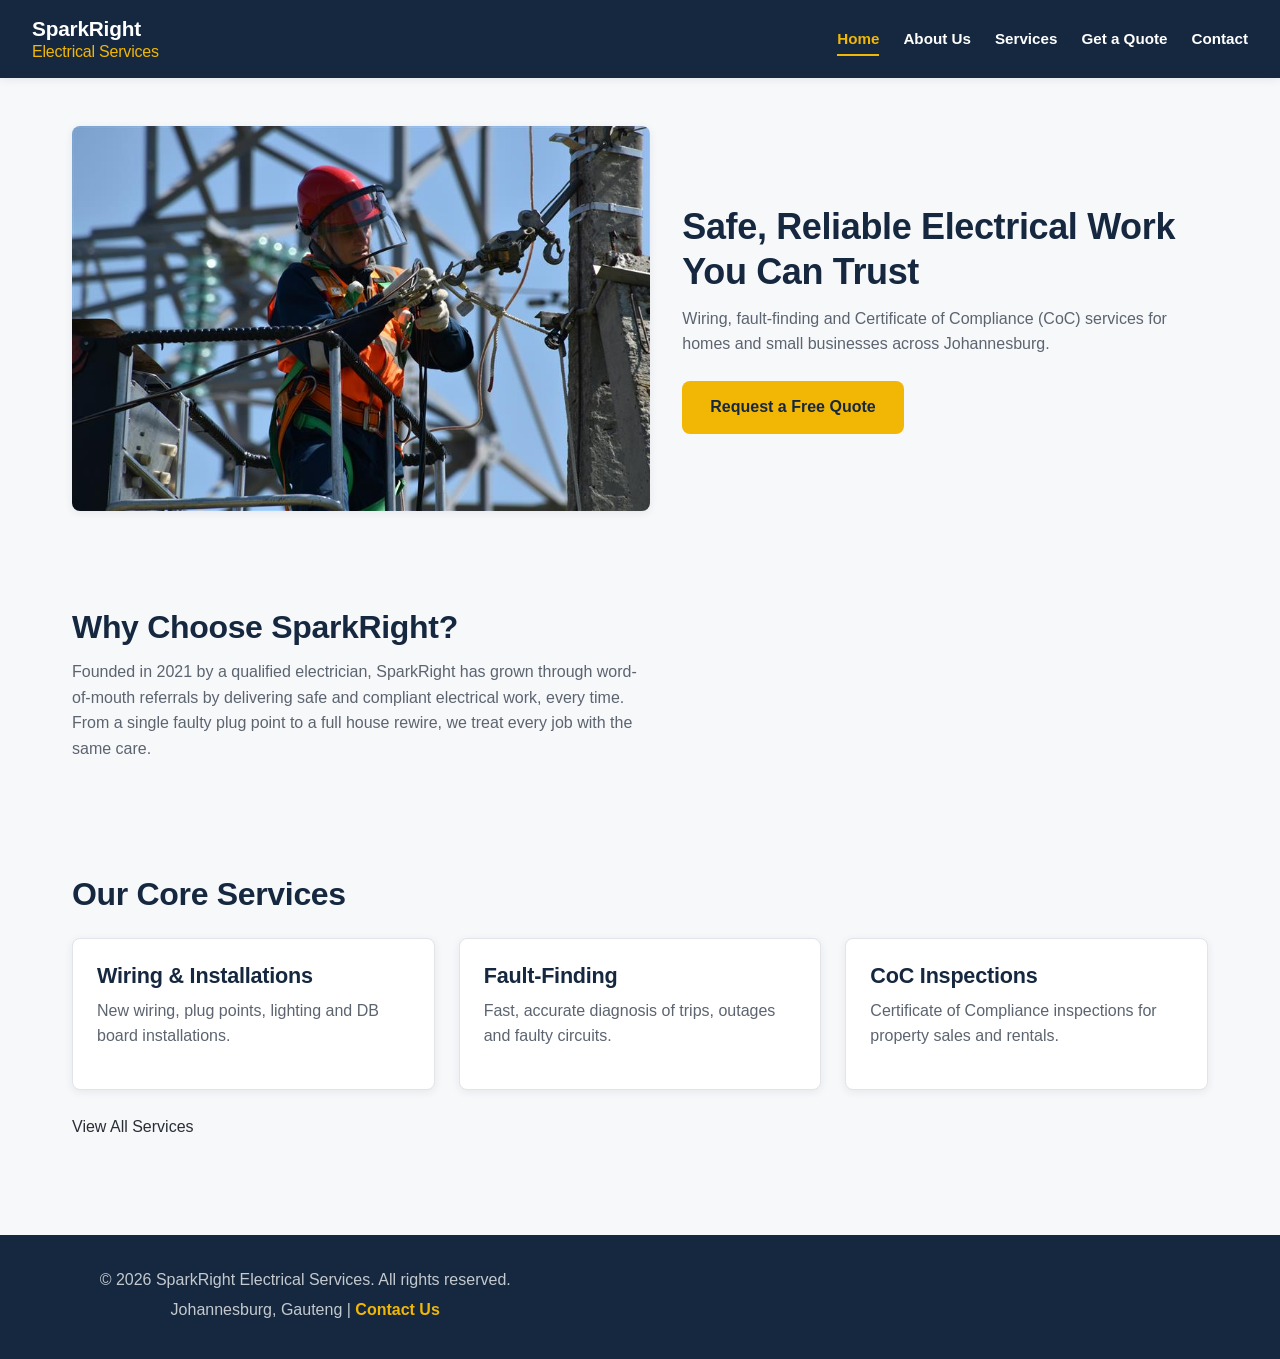
<file: index.html>
<!DOCTYPE html>
<html lang="en">
<head>
    <meta charset="UTF-8">
    <meta name="viewport" content="width=device-width, initial-scale=1.0">
    <title>SparkRight Electrical Services | Electricians in Johannesburg</title>
  <meta name="description" content="Qualified Johannesburg electricians for home wiring, fault finding, Certificate of Compliance (CoC) and emergency call-outs. Request a free quote today.">
  <meta name="keywords" content="electrician Johannesburg, electrical services Gauteng, CoC certificate, home wiring, fault finding, emergency electrician">
  <link rel="canonical" href="https://sparkright-website.vercel.app/index.html">
    <!-- Stylesheet will be added in Part 2 (CSS) -->
    <link rel="stylesheet" href="css/style.css">
</head>
<body>

    <!-- ============ HEADER ============ -->
    <header>
        <div class="logo">
            <h1>SparkRight <span>Electrical Services</span></h1>
        </div>

        <!-- ============ NAVIGATION ============ -->
        <!-- Same nav structure repeated on every page for consistent site-wide navigation -->
        <nav>
            <ul>
                <li><a href="index.html" aria-current="page">Home</a></li>
                <li><a href="about.html">About Us</a></li>
                <li><a href="services.html">Services</a></li>
                <li><a href="enquiry.html">Get a Quote</a></li>
                <li><a href="contact.html">Contact</a></li>
            </ul>
        </nav>
    </header>

    <!-- ============ MAIN CONTENT ============ -->
    <main>

        <!-- Hero section: main call-to-action for the homepage -->
        <section class="hero">
            <img src="images/hero-electrician.jpg"
     srcset="images/hero-electrician-480.jpg 480w,
             images/hero-electrician-800.jpg 800w,
             images/hero-electrician-1200.jpg 1200w,
             images/hero-electrician.jpg 6000w"
     sizes="(max-width: 768px) 100vw, 50vw"
     width="6000" height="4000"
     alt="Qualified SparkRight electrician working on a residential switchboard"
     fetchpriority="high">
            <div class="hero-text">
                <h2>Safe, Reliable Electrical Work You Can Trust</h2>
                <p>Wiring, fault-finding and Certificate of Compliance (CoC) services for homes and small businesses across Johannesburg.</p>
                <a href="enquiry.html" class="cta-button">Request a Free Quote</a>
            </div>
        </section>

        <!-- Brief intro / summary of services, linking through to the full Services page -->
        <section class="intro">
            <h2>Why Choose SparkRight?</h2>
            <p>Founded in 2021 by a qualified electrician, SparkRight has grown through word-of-mouth
               referrals by delivering safe and compliant electrical work, every time. From a single
               faulty plug point to a full house rewire, we treat every job with the same care.</p>
        </section>

        <!-- Services summary cards -->
        <section class="services-preview">
            <h2>Our Core Services</h2>
            <div class="service-cards">
                <article class="card">
                    <h3>Wiring &amp; Installations</h3>
                    <p>New wiring, plug points, lighting and DB board installations.</p>
                </article>
                <article class="card">
                    <h3>Fault-Finding</h3>
                    <p>Fast, accurate diagnosis of trips, outages and faulty circuits.</p>
                </article>
                <article class="card">
                    <h3>CoC Inspections</h3>
                    <p>Certificate of Compliance inspections for property sales and rentals.</p>
                </article>
            </div>
            <a href="services.html">View All Services</a>
        </section>

    </main>

    <!-- ============ FOOTER ============ -->
    <footer>
        <p>&copy; 2026 SparkRight Electrical Services. All rights reserved.</p>
        <p>Johannesburg, Gauteng | <a href="contact.html">Contact Us</a></p>
    </footer>

</body>
</html>
</file>
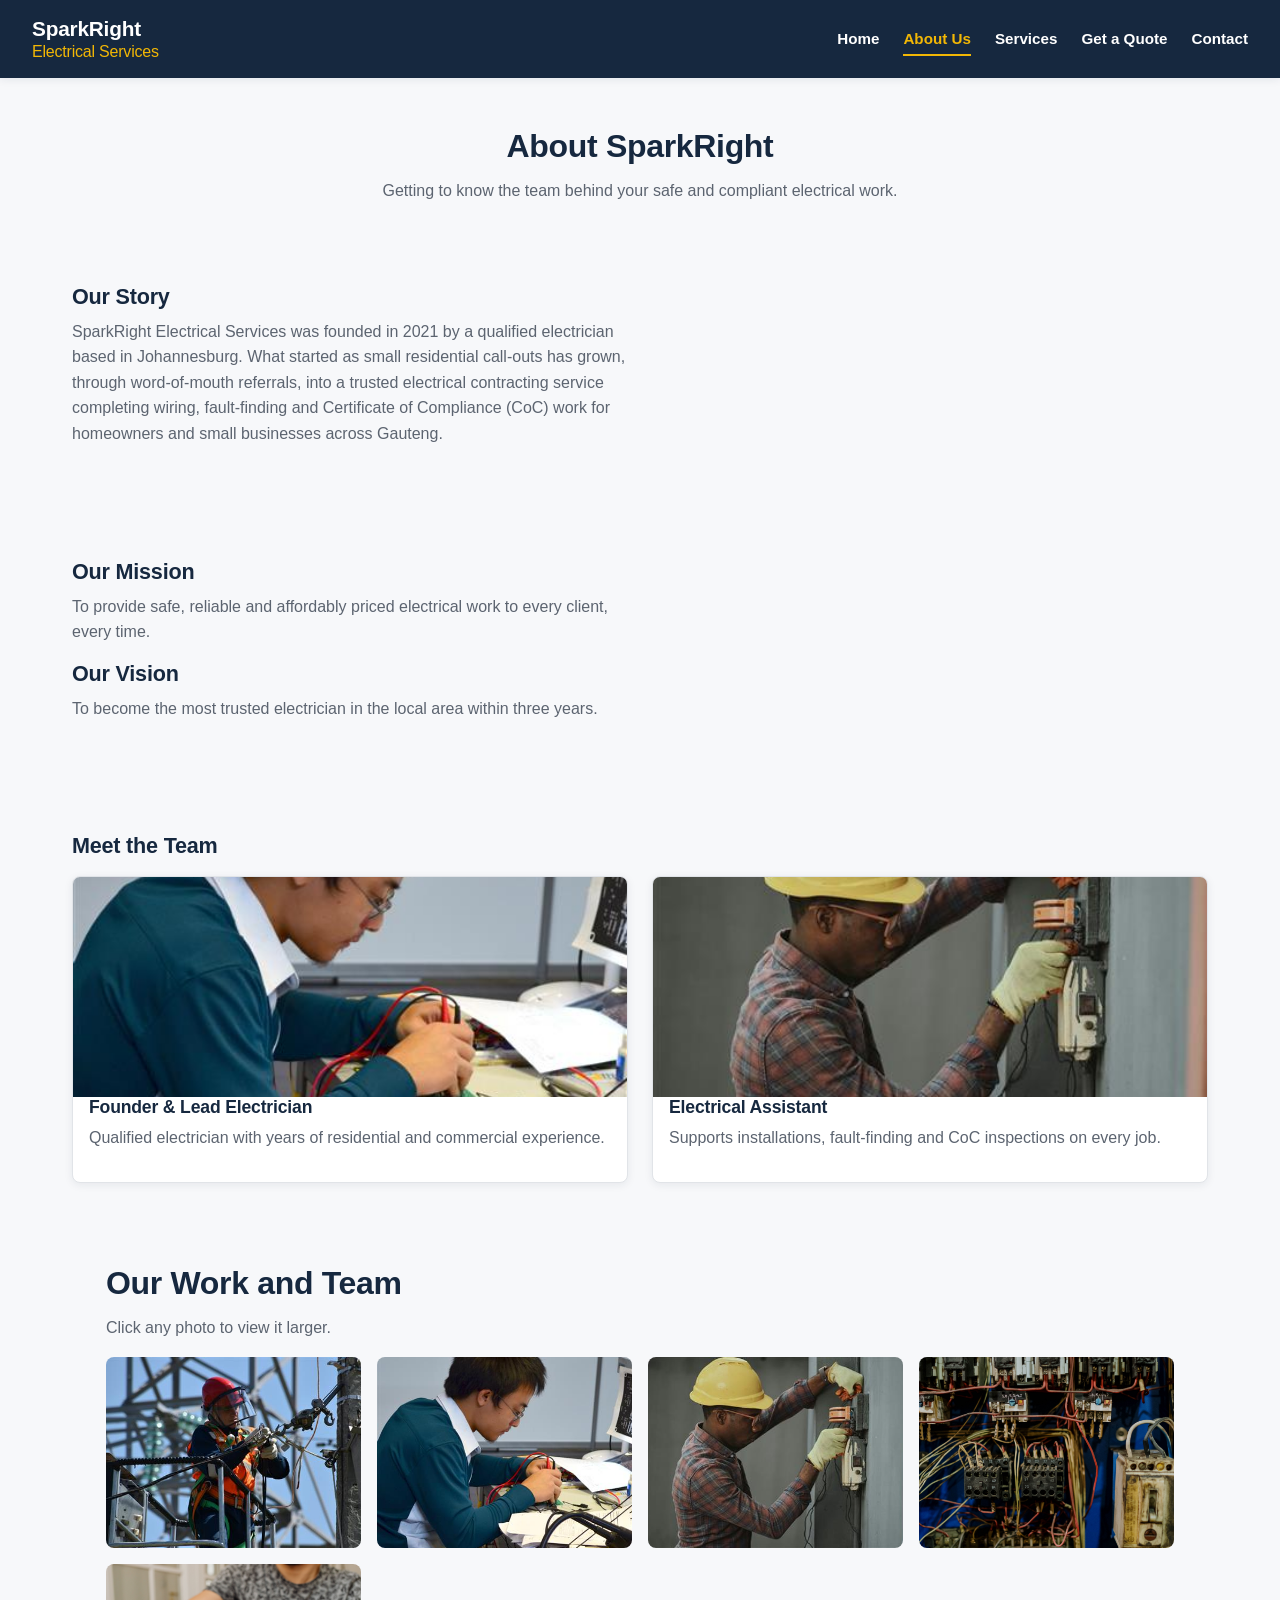
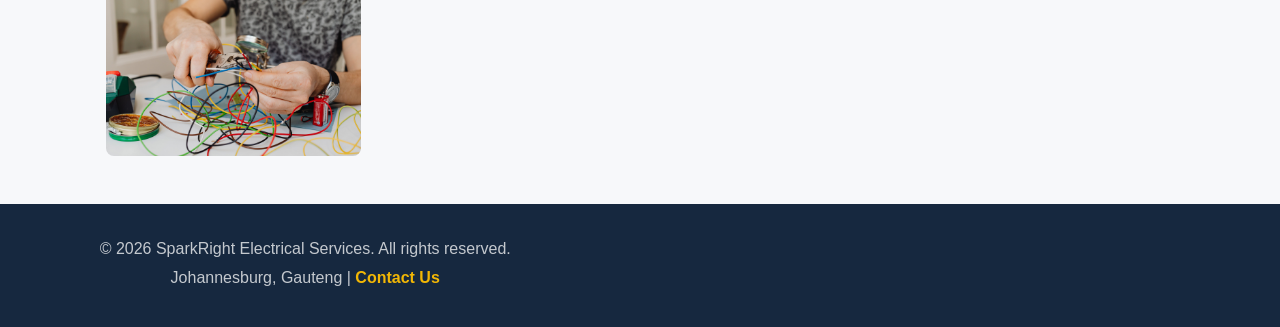
<file: about.html>
<!DOCTYPE html>
<html lang="en">
<head>
    <meta charset="UTF-8">
    <meta name="viewport" content="width=device-width, initial-scale=1.0">
    <title>About SparkRight | Qualified Electricians in Johannesburg</title>
  <meta name="description" content="Meet the SparkRight team. Founded in 2021, we deliver safe, SANS-compliant electrical work for homes and small businesses across Gauteng.">
  <meta name="keywords" content="about SparkRight, qualified electrician, electrical contractor Johannesburg, SANS 10142-1, licensed electricians">
  <link rel="canonical" href="https://sparkright-website.vercel.app/about.html">
    <link rel="stylesheet" href="css/style.css">
</head>
<body>

    <header>
        <div class="logo">
            <h1>SparkRight <span>Electrical Services</span></h1>
        </div>
        <nav>
            <ul>
                <li><a href="index.html">Home</a></li>
                <li><a href="about.html" aria-current="page">About Us</a></li>
                <li><a href="services.html">Services</a></li>
                <li><a href="enquiry.html">Get a Quote</a></li>
                <li><a href="contact.html">Contact</a></li>
            </ul>
        </nav>
    </header>

    <main>

        <!-- Page intro -->
        <section class="page-header">
            <h2>About SparkRight</h2>
            <p>Getting to know the team behind your safe and compliant electrical work.</p>
        </section>

        <!-- Organisation history -->
        <section class="history">
            <h3>Our Story</h3>
            <p>SparkRight Electrical Services was founded in 2021 by a qualified electrician based in
               Johannesburg. What started as small residential call-outs has grown, through word-of-mouth
               referrals, into a trusted electrical contracting service completing wiring, fault-finding
               and Certificate of Compliance (CoC) work for homeowners and small businesses across Gauteng.</p>
        </section>

        <!-- Mission and vision -->
        <section class="mission-vision">
            <h3>Our Mission</h3>
            <p>To provide safe, reliable and affordably priced electrical work to every client, every time.</p>

            <h3>Our Vision</h3>
            <p>To become the most trusted electrician in the local area within three years.</p>
        </section>

        <!-- Team members section -->
        <section class="team">
            <h3>Meet the Team</h3>
            <div class="team-members">
                <article class="team-member">
                    <img src="images/team-1.jpg"
     srcset="images/team-1-480.jpg 480w,
             images/team-1-800.jpg 800w,
             images/team-1-1200.jpg 1200w,
             images/team-1.jpg 3072w"
     sizes="(max-width: 768px) 90vw, 33vw"
     width="3072" height="3573"
     alt="Founder and lead electrician of SparkRight"
     loading="lazy" decoding="async">
                    <h4>Founder &amp; Lead Electrician</h4>
                    <p>Qualified electrician with years of residential and commercial experience.</p>
                </article>
                <article class="team-member">
                    <img src="images/team-2.jpg"
     srcset="images/team-2-480.jpg 480w,
             images/team-2-800.jpg 800w,
             images/team-2-1200.jpg 1200w,
             images/team-2.jpg 4000w"
     sizes="(max-width: 768px) 90vw, 33vw"
     width="4000" height="2670"
     alt="SparkRight electrical assistant"
     loading="lazy" decoding="async">
                    <h4>Electrical Assistant</h4>
                    <p>Supports installations, fault-finding and CoC inspections on every job.</p>
                </article>
            </div>
        </section>

            <section class="gallery-section" id="gallery" aria-labelledby="gallery-heading">
            <h2 id="gallery-heading">Our Work and Team</h2>
            <p>Click any photo to view it larger.</p>
            <div class="gallery-grid">
                <a href="images/hero-electrician-1200.jpg" class="gallery-item"><img src="images/hero-electrician-480.jpg" alt="SparkRight electrician at work on a job site" width="400" height="300" loading="lazy"></a>
                <a href="images/team-1-1200.jpg" class="gallery-item"><img src="images/team-1-480.jpg" alt="SparkRight team member 1" width="400" height="300" loading="lazy"></a>
                <a href="images/team-2-1200.jpg" class="gallery-item"><img src="images/team-2-480.jpg" alt="SparkRight team member 2" width="400" height="300" loading="lazy"></a>
                <a href="images/pexels-cottonbro-7541342.jpg" class="gallery-item"><img src="images/pexels-cottonbro-7541342.jpg" alt="Electrical work being carried out by a SparkRight electrician" width="400" height="300" loading="lazy"></a>
                <a href="images/pexels-karola-g-7285975.jpg" class="gallery-item"><img src="images/pexels-karola-g-7285975.jpg" alt="Electrical tools and equipment used on SparkRight jobs" width="400" height="300" loading="lazy"></a>
            </div>
        </section>
    </main>

    <footer>
        <p>&copy; 2026 SparkRight Electrical Services. All rights reserved.</p>
        <p>Johannesburg, Gauteng | <a href="contact.html">Contact Us</a></p>
    </footer>

  <script src="js/lightbox.js" defer></script>
</body>
</html>
</file>
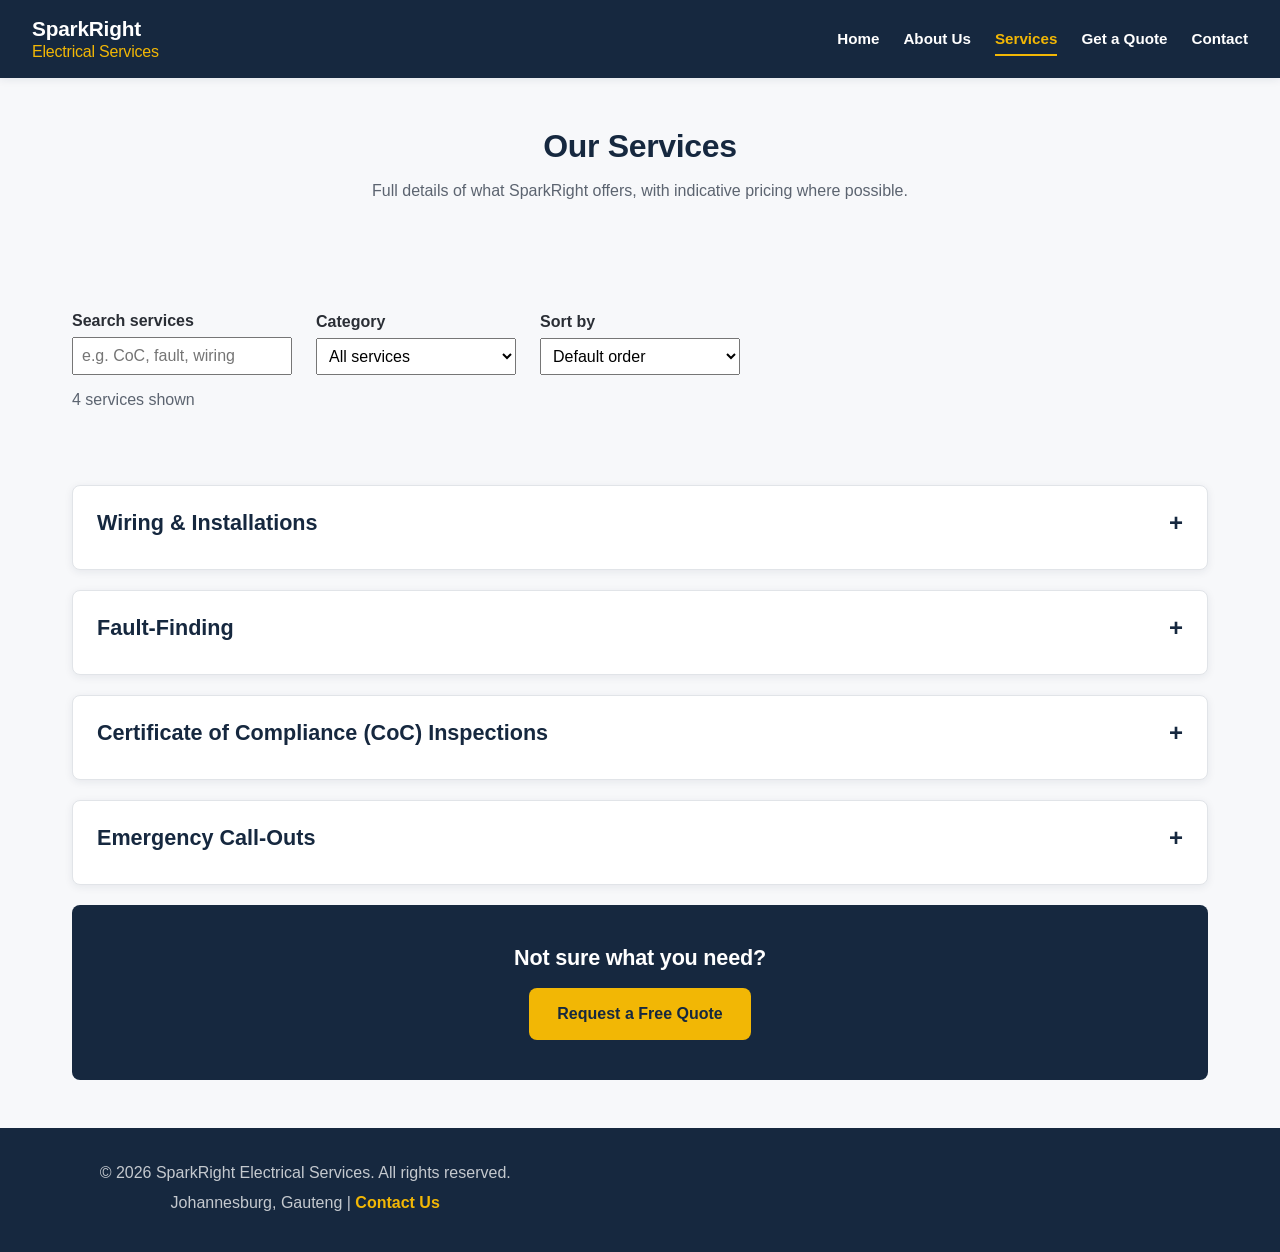
<file: services.html>
<!DOCTYPE html>
<html lang="en">
<head>
    <meta charset="UTF-8">
    <meta name="viewport" content="width=device-width, initial-scale=1.0">
    <title>Electrical Services and Prices | SparkRight Johannesburg</title>
  <meta name="description" content="Browse wiring, fault finding, DB board upgrades, surge protection and CoC inspections with indicative prices. Search and filter our services.">
  <meta name="keywords" content="electrical services prices, DB board upgrade, surge protection, CoC inspection, rewiring Johannesburg, fault finding">
  <link rel="canonical" href="https://sparkright-website.vercel.app/services.html">
    <link rel="stylesheet" href="css/style.css">
</head>
<body>

    <header>
        <div class="logo">
            <h1>SparkRight <span>Electrical Services</span></h1>
        </div>
        <nav>
            <ul>
                <li><a href="index.html">Home</a></li>
                <li><a href="about.html">About Us</a></li>
                <li><a href="services.html" aria-current="page">Services</a></li>
                <li><a href="enquiry.html">Get a Quote</a></li>
                <li><a href="contact.html">Contact</a></li>
            </ul>
        </nav>
    </header>

    <main>

        <section class="page-header">
            <h2>Our Services</h2>
            <p>Full details of what SparkRight offers, with indicative pricing where possible.</p>
        </section>

        <!-- Each service listed as its own section for clarity and easy CSS styling later -->
        <section class="service-controls" aria-label="Search and filter services">
            <div>
                <label for="service-search">Search services</label>
                <input type="search" id="service-search" placeholder="e.g. CoC, fault, wiring">
            </div>
            <div>
                <label for="service-category">Category</label>
                <select id="service-category">
                    <option value="all">All services</option>
                    <option value="installations">Installations</option>
                    <option value="diagnostics">Diagnostics</option>
                    <option value="compliance">Compliance</option>
                    <option value="emergency">Emergency</option>
                </select>
            </div>
            <div>
                <label for="service-sort">Sort by</label>
                <select id="service-sort">
                    <option value="default">Default order</option>
                    <option value="name">Name (A-Z)</option>
                    <option value="price-asc">Price (low to high)</option>
                    <option value="price-desc">Price (high to low)</option>
                </select>
            </div>
            <p id="service-count" aria-live="polite"></p>
        </section>

        <div id="service-list">
        <section class="service-detail">
            <h3>Wiring &amp; Installations</h3>
            <p>New wiring, plug points, lighting circuits and distribution board (DB) installations for
               homes and small businesses. Indicative pricing: from R450 per point, final quote provided
               after an on-site assessment.</p>
        </section>

        <section class="service-detail">
            <h3>Fault-Finding</h3>
            <p>Fast, accurate diagnosis of trips, power outages and faulty circuits. Indicative call-out
               fee: R350, plus parts and repair time.</p>
        </section>

        <section class="service-detail">
            <h3>Certificate of Compliance (CoC) Inspections</h3>
            <p>Required for property sales, rentals and insurance purposes. Indicative pricing: from
               R850 per inspection, depending on property size.</p>
        </section>

        <section class="service-detail">
            <h3>Emergency Call-Outs</h3>
            <p>Available for urgent electrical faults. Indicative pricing: standard call-out fee plus an
               after-hours surcharge.</p>
        </section>
        </div>

        <!-- Call to action linking through to the enquiry form -->
        <section class="cta">
            <h3>Not sure what you need?</h3>
            <a href="enquiry.html" class="cta-button">Request a Free Quote</a>
        </section>

    </main>

    <footer>
        <p>&copy; 2026 SparkRight Electrical Services. All rights reserved.</p>
        <p>Johannesburg, Gauteng | <a href="contact.html">Contact Us</a></p>
    </footer>

  <script src="js/services.js" defer></script>
</body>
</html>
</file>
<file: css/style.css>
﻿/* =========================================================
   SparkRight Electrical Services -- style.css
   Part 2: CSS Styling and Responsive Design
   ========================================================= */

/* ---------- 1. CSS Reset ---------- */
* {
    margin: 0;
    padding: 0;
    box-sizing: border-box;
}

html {
    scroll-behavior: smooth;
}

img {
    max-width: 100%;
    display: block;
}

a {
    text-decoration: none;
    color: inherit;
}

ul {
    list-style: none;
}

button {
    font: inherit;
    cursor: pointer;
    border: none;
}

/* ---------- 2. Base Styles ---------- */
:root {
    --color-navy: #16283F;
    --color-navy-light: #1F3A5C;
    --color-amber: #F2B705;
    --color-amber-dark: #D19E00;
    --color-bg: #F7F8FA;
    --color-white: #FFFFFF;
    --color-text: #2A2E35;
    --color-text-muted: #5C6470;
    --color-border: #E1E4E8;

    --font-base: 'Segoe UI', Tahoma, Geneva, Verdana, sans-serif;

    --radius: 8px;
    --shadow: 0 2px 8px rgba(22, 40, 63, 0.08);
    --shadow-hover: 0 6px 16px rgba(22, 40, 63, 0.14);

    --max-width: 75rem;
}

body {
    font-family: var(--font-base);
    color: var(--color-text);
    background-color: var(--color-bg);
    line-height: 1.6;
    font-size: 1rem;
}

/* ---------- 3. Typography ---------- */
h1, h2, h3, h4 {
    font-weight: 700;
    color: var(--color-navy);
    line-height: 1.25;
    letter-spacing: -0.01em;
}

h1 { font-size: 1.5rem; }
h2 { font-size: 2rem; margin-bottom: 0.75rem; }
h3 { font-size: 1.35rem; margin-bottom: 0.5rem; }
h4 { font-size: 1.1rem; margin-bottom: 0.35rem; }

p {
    color: var(--color-text-muted);
    margin-bottom: 1rem;
    max-width: 65ch;
}

/* ---------- 4. Header & Navigation ---------- */
header {
    display: flex;
    justify-content: space-between;
    align-items: center;
    flex-wrap: wrap;
    gap: 1rem;
    padding: 1rem 2rem;
    background-color: var(--color-navy);
    position: sticky;
    top: 0;
    z-index: 100;
    box-shadow: var(--shadow);
}

.logo h1 {
    color: var(--color-white);
    font-size: 1.3rem;
}

.logo h1 span {
    color: var(--color-amber);
    font-weight: 400;
    font-size: 1rem;
    display: block;
}

header nav ul {
    display: flex;
    gap: 1.5rem;
    flex-wrap: wrap;
}

header nav a {
    color: var(--color-white);
    font-weight: 600;
    font-size: 0.95rem;
    padding: 0.4rem 0;
    border-bottom: 2px solid transparent;
    transition: border-color 0.2s ease, color 0.2s ease;
}

header nav a:hover,
header nav a:focus {
    color: var(--color-amber);
    border-bottom-color: var(--color-amber);
}

header nav a[aria-current="page"] {
    color: var(--color-amber);
    border-bottom-color: var(--color-amber);
}

/* ---------- 5. Main Layout Wrapper ---------- */
main {
    max-width: var(--max-width);
    margin: 0 auto;
    padding: 0 2rem;
}

section {
    padding: 3rem 0;
}

.page-header {
    text-align: center;
    padding: 3rem 0 2rem;
}

.page-header p {
    margin: 0 auto;
    color: var(--color-text-muted);
}

/* ---------- 6. Hero Section (Home) ---------- */
.hero {
    display: grid;
    grid-template-columns: 1.1fr 1fr;
    align-items: center;
    gap: 2rem;
    padding: 3rem 0;
}

.hero img {
    border-radius: var(--radius);
    box-shadow: var(--shadow);
}

.hero-text h2 {
    font-size: 2.25rem;
}

/* ---------- 7. Buttons / CTAs ---------- */
.cta-button {
    display: inline-block;
    background-color: var(--color-amber);
    color: var(--color-navy);
    font-weight: 700;
    padding: 0.85rem 1.75rem;
    border-radius: var(--radius);
    margin-top: 0.5rem;
    transition: background-color 0.2s ease, transform 0.15s ease, box-shadow 0.2s ease;
}

.cta-button:hover {
    background-color: var(--color-amber-dark);
    box-shadow: var(--shadow-hover);
    transform: translateY(-2px);
}

.cta-button:focus {
    outline: 3px solid var(--color-navy-light);
    outline-offset: 2px;
}

.cta-button:active {
    transform: translateY(0);
}

/* ---------- 8. Service Cards (Home preview + Services page) ---------- */
.service-cards {
    display: grid;
    grid-template-columns: repeat(3, 1fr);
    gap: 1.5rem;
    margin: 1.5rem 0;
}

.card,
.service-detail {
    background-color: var(--color-white);
    border: 1px solid var(--color-border);
    border-radius: var(--radius);
    padding: 1.5rem;
    box-shadow: var(--shadow);
    transition: box-shadow 0.2s ease, transform 0.2s ease;
}

.card:hover,
.service-detail:hover {
    box-shadow: var(--shadow-hover);
    transform: translateY(-3px);
}

.service-detail {
    margin-bottom: 1.25rem;
}

.cta {
    text-align: center;
    background-color: var(--color-navy);
    border-radius: var(--radius);
    padding: 2.5rem 1.5rem;
}

.cta h3 {
    color: var(--color-white);
}

/* ---------- 9. About Page ---------- */
.history,
.mission-vision {
    max-width: 65ch;
}

.team-members {
    display: grid;
    grid-template-columns: repeat(2, 1fr);
    gap: 1.5rem;
    margin-top: 1rem;
}

.team-member {
    background-color: var(--color-white);
    border: 1px solid var(--color-border);
    border-radius: var(--radius);
    overflow: hidden;
    box-shadow: var(--shadow);
    transition: box-shadow 0.2s ease;
}

.team-member:hover {
    box-shadow: var(--shadow-hover);
}

.team-member img {
    height: 220px;
    width: 100%;
    object-fit: cover;
}

.team-member h4,
.team-member p {
    padding: 0 1rem;
}

.team-member p {
    padding-bottom: 1rem;
}

/* ---------- 10. Forms (Enquiry + Contact) ---------- */
.enquiry-form form,
.contact-form form {
    display: flex;
    flex-direction: column;
    max-width: 40rem;
    background-color: var(--color-white);
    border: 1px solid var(--color-border);
    border-radius: var(--radius);
    padding: 2rem;
    box-shadow: var(--shadow);
}

.enquiry-form label,
.contact-form label {
    font-weight: 600;
    font-size: 0.9rem;
    color: var(--color-navy);
    margin-top: 1rem;
    margin-bottom: 0.35rem;
}

.enquiry-form input,
.enquiry-form select,
.enquiry-form textarea,
.contact-form input,
.contact-form textarea {
    padding: 0.65rem 0.85rem;
    border: 1px solid var(--color-border);
    border-radius: var(--radius);
    font-size: 0.95rem;
    font-family: inherit;
    background-color: var(--color-bg);
    transition: border-color 0.2s ease, box-shadow 0.2s ease;
}

.enquiry-form input:focus,
.enquiry-form select:focus,
.enquiry-form textarea:focus,
.contact-form input:focus,
.contact-form textarea:focus {
    outline: none;
    border-color: var(--color-amber);
    box-shadow: 0 0 0 3px rgba(242, 183, 5, 0.25);
}

.enquiry-form button,
.contact-form button {
    align-self: flex-start;
    margin-top: 1.5rem;
    background-color: var(--color-navy);
    color: var(--color-white);
    font-weight: 700;
    padding: 0.85rem 1.75rem;
    border-radius: var(--radius);
    transition: background-color 0.2s ease, transform 0.15s ease;
}

.enquiry-form button:hover,
.contact-form button:hover {
    background-color: var(--color-navy-light);
    transform: translateY(-2px);
}

.enquiry-form button:active,
.contact-form button:active {
    transform: translateY(0);
}

/* ---------- 11. Contact Page: Details + Service Areas ---------- */
.contact-details p {
    margin-bottom: 0.5rem;
}

.contact-details a {
    color: var(--color-amber-dark);
    font-weight: 600;
}

.service-areas {
    display: grid;
    gap: 1.5rem;
}

.location {
    background-color: var(--color-white);
    border: 1px solid var(--color-border);
    border-radius: var(--radius);
    padding: 1rem;
    box-shadow: var(--shadow);
}

.location iframe {
    border-radius: var(--radius);
    margin-top: 0.5rem;
}

/* ---------- 12. Footer ---------- */
footer {
    background-color: var(--color-navy);
    color: var(--color-white);
    text-align: center;
    padding: 2rem 1rem;
    margin-top: 3rem;
}

footer p {
    color: rgba(255, 255, 255, 0.75);
    margin-bottom: 0.25rem;
}

footer a {
    color: var(--color-amber);
    font-weight: 600;
}

/* =========================================================
   13. Responsive Design
   ========================================================= */

/* Tablet */
@media (max-width: 1024px) {
    .hero {
        grid-template-columns: 1fr;
    }

    .service-cards {
        grid-template-columns: repeat(2, 1fr);
    }

    main {
        padding: 0 1.5rem;
    }
}

/* Small tablet / large phone */
@media (max-width: 768px) {
    header {
        flex-direction: column;
        align-items: flex-start;
        padding: 1rem 1.25rem;
    }

    header nav ul {
        gap: 1rem;
    }

    .hero-text h2 {
        font-size: 1.75rem;
    }

    .team-members {
        grid-template-columns: 1fr;
    }

    .service-cards {
        grid-template-columns: 1fr;
    }
}

/* Mobile */
@media (max-width: 480px) {
    main {
        padding: 0 1rem;
    }

    header nav ul {
        flex-direction: column;
        gap: 0.5rem;
        width: 100%;
    }

    h2 {
        font-size: 1.5rem;
    }

    .hero-text h2 {
        font-size: 1.4rem;
    }

    .enquiry-form form,
    .contact-form form {
        padding: 1.25rem;
    }

    .cta-button,
    .enquiry-form button,
    .contact-form button {
        width: 100%;
        text-align: center;
    }
}

/* Responsive images: keep aspect ratio with width/height attributes (Part 3) */
img { max-width: 100%; height: auto; display: block; }

/* Interactive map (Part 3) */
.map-section { margin: 2rem auto; max-width: 1100px; padding: 0 1rem; }
#map { height: 400px; width: 100%; border-radius: 8px; }
@media (max-width: 600px) { #map { height: 300px; } }
.location-list { list-style: none; padding: 0; margin: 1rem 0 0; display: flex; flex-wrap: wrap; gap: 0.5rem 2rem; }
/* Services: search, filter and accordion (Part 3) */
.service-controls { display: flex; flex-wrap: wrap; gap: 0.75rem 1.5rem; align-items: end; margin: 1.5rem 0; }
.service-controls label { display: block; font-weight: 600; margin-bottom: 0.25rem; }
.service-controls input, .service-controls select { padding: 0.5rem; font-size: 1rem; min-width: 200px; }
#service-count { flex-basis: 100%; margin: 0; }
.accordion-toggle { width: 100%; display: flex; justify-content: space-between; align-items: center;
  background: none; border: 0; font: inherit; color: inherit; text-align: left; cursor: pointer; padding: 0; }
.accordion-toggle:focus-visible { outline: 3px solid #f5a800; outline-offset: 3px; }
.accordion-icon { font-size: 1.5rem; line-height: 1; margin-left: 1rem; }
.accordion-panel { animation: panelFade 0.3s ease; }
.service-price { font-weight: 600; }
.no-results { padding: 1rem 0; }
@keyframes panelFade { from { opacity: 0; transform: translateY(-4px); } to { opacity: 1; transform: none; } }
/* Gallery and lightbox (Part 3) */
.gallery-section { margin: 2rem auto; max-width: 1100px; padding: 0 1rem; }
.gallery-grid { display: grid; grid-template-columns: repeat(auto-fill, minmax(220px, 1fr)); gap: 1rem; }
.gallery-item { display: block; border-radius: 8px; overflow: hidden; }
.gallery-item img { width: 100%; aspect-ratio: 4 / 3; object-fit: cover; display: block; transition: transform 0.3s ease; }
.gallery-item:hover img { transform: scale(1.05); }
.gallery-item:focus-visible { outline: 3px solid #f5a800; outline-offset: 3px; }
dialog.lightbox { border: 0; padding: 1rem; background: transparent; }
dialog.lightbox::backdrop { background: rgba(0, 0, 0, 0.88); }
dialog.lightbox[open] { display: flex; align-items: center; justify-content: center; gap: 1rem;
  width: 100vw; height: 100vh; max-width: none; max-height: none; margin: 0; }
dialog.lightbox figure { margin: 0; text-align: center; color: #fff; }
dialog.lightbox img { max-width: 80vw; max-height: 78vh; border-radius: 6px; }
dialog.lightbox figcaption { margin-top: 0.75rem; }
.lb-btn { background: rgba(255, 255, 255, 0.15); color: #fff; border: 0; border-radius: 50%;
  width: 44px; height: 44px; font-size: 1.75rem; line-height: 1; cursor: pointer; flex-shrink: 0; }
.lb-btn:hover, .lb-btn:focus-visible { background: rgba(255, 255, 255, 0.35); outline: 2px solid #f5a800; }
.lb-close { position: absolute; top: 1rem; right: 1rem; }
@media (max-width: 600px) { dialog.lightbox img { max-width: 72vw; } .lb-btn { width: 36px; height: 36px; } }
/* --- Form Styling Fix --- */
form input[type="text"],
form input[type="email"],
form input[type="tel"],
form input[type="date"],
form select,
form textarea {
  width: 100%;
  padding: 0.75rem;
  margin-top: 0.35rem;
  margin-bottom: 1rem;
  border: 1px solid #cbd5e1;
  border-radius: 6px;
  font-size: 1rem;
  font-family: inherit;
  background-color: #fff;
  box-sizing: border-box;
}

form input:focus,
form select:focus,
form textarea:focus {
  outline: none;
  border-color: #f5a800;
  box-shadow: 0 0 0 3px rgba(245, 168, 0, 0.2);
}

form label, 
.form-label {
  display: block;
  font-weight: 600;
  color: #1e293b;
  margin-bottom: 0.25rem;
}

button[type="submit"], .p3-btn {
  background-color: #0f172a;
  color: #fff;
  padding: 0.75rem 1.5rem;
  border: none;
  border-radius: 6px;
  font-size: 1rem;
  font-weight: 600;
  cursor: pointer;
  transition: background-color 0.2s ease;
}

button[type="submit"]:hover, .p3-btn:hover {
  background-color: #f5a800;
  color: #0f172a;
}
</file>
